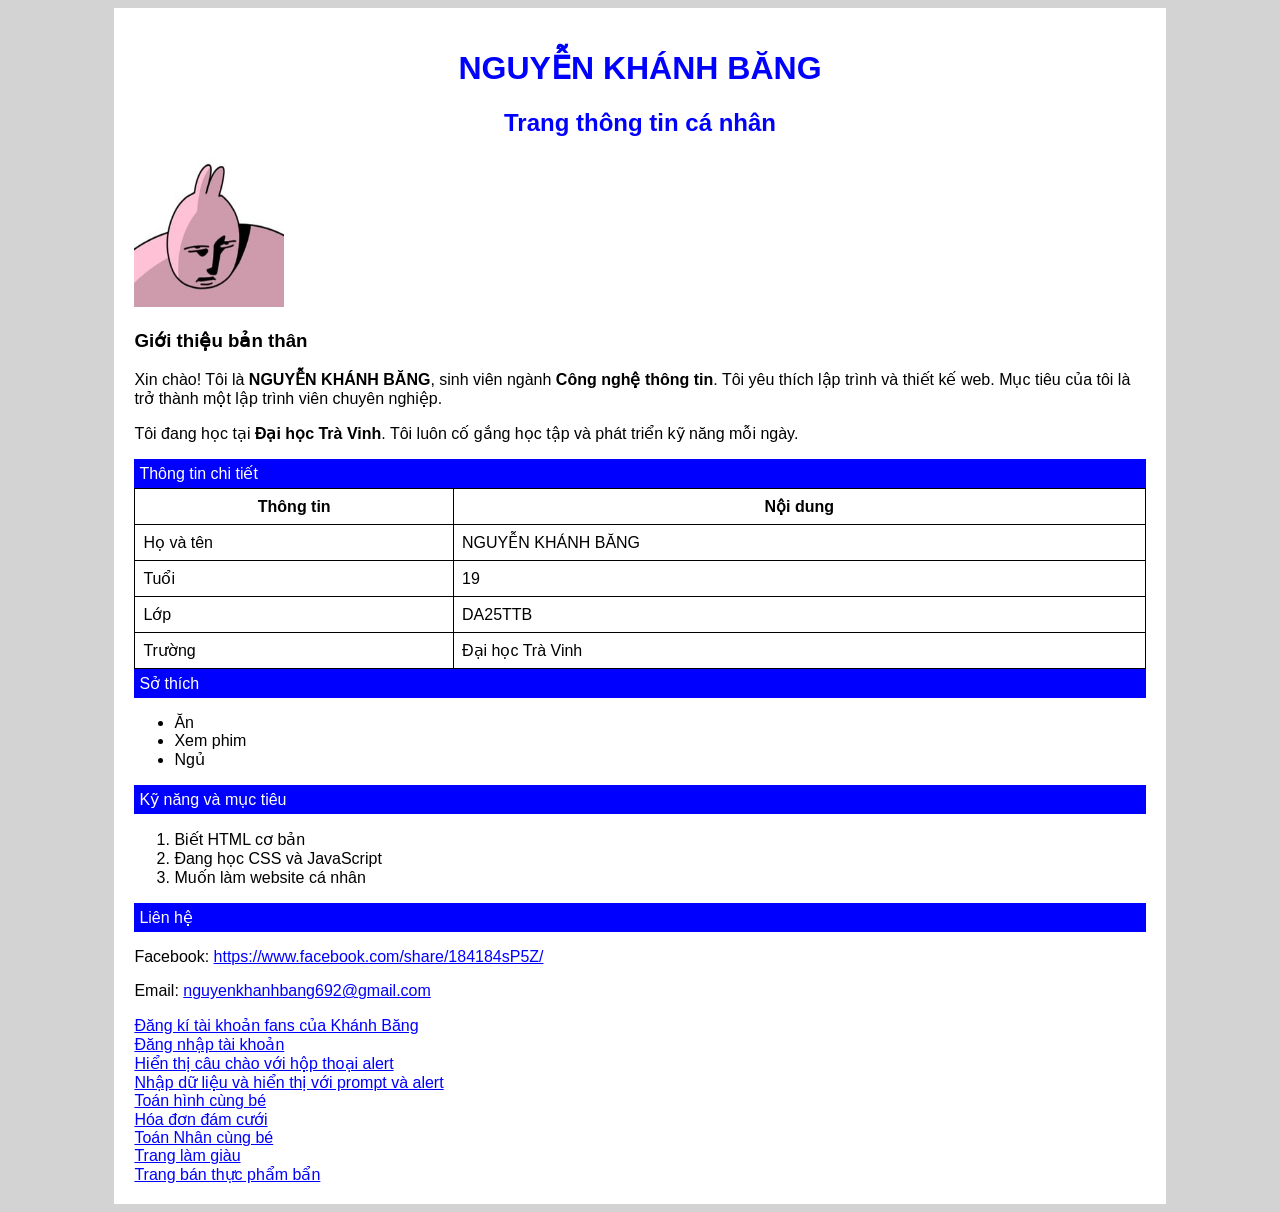
<file: index.html>
<!DOCTYPE html>
<html lang="vi">
<head>
    <meta charset="UTF-8">
    <meta name="viewport" content="width=device-width, initial-scale=1.0">
    <title>Trang thông tin cá nhân</title>

    <link rel="stylesheet" href="css/trangtt.css">
</head>

<body>

    <div class="container">

        <h1>NGUYỄN KHÁNH BĂNG</h1>

        <h2>Trang thông tin cá nhân</h2>

        <div class="intro-box">

            <img class="images" src="assets/images/tho01..jpg" alt="avt">

            <div class="intro-content">

                <h3>Giới thiệu bản thân</h3>

                <p>
                    Xin chào! Tôi là <b>NGUYỄN KHÁNH BĂNG</b>, sinh viên ngành
                    <b>Công nghệ thông tin</b>. Tôi yêu thích lập trình và thiết kế web.
                    Mục tiêu của tôi là trở thành một lập trình viên chuyên nghiệp.
                </p>

                <p>
                    Tôi đang học tại <b>Đại học Trà Vinh</b>. Tôi luôn cố gắng học tập
                    và phát triển kỹ năng mỗi ngày.
                </p>

            </div>
        </div>

        <div class="section-title">Thông tin chi tiết</div>

        <table>
            <tr>
                <th>Thông tin</th>
                <th>Nội dung</th>
            </tr>

            <tr>
                <td>Họ và tên</td>
                <td>NGUYỄN KHÁNH BĂNG</td>
            </tr>

            <tr>
                <td>Tuổi</td>
                <td>19</td>
            </tr>

            <tr>
                <td>Lớp</td>
                <td>DA25TTB</td>
            </tr>

            <tr>
                <td>Trường</td>
                <td>Đại học Trà Vinh</td>
            </tr>
        </table>

        <div class="section-title">Sở thích</div>

        <ul>
            <li>Ăn </li>
            <li>Xem phim</li>
            <li>Ngủ</li>
        </ul>

        <div class="section-title">Kỹ năng và mục tiêu</div>

        <ol>
            <li>Biết HTML cơ bản</li>
            <li>Đang học CSS và JavaScript</li>
            <li>Muốn làm website cá nhân</li>
        </ol> <div class="section-title">Liên hệ</div>

        <p>
            Facebook:
            <a href="#">https://www.facebook.com/share/184184sP5Z/</a>
        </p>

        <p>
            Email:
            <a href="mailto:nguyenkhanhbang692@gmail.com">nguyenkhanhbang692@gmail.com</a>
        </p>
        
        <div>
            <a href="html/page1.html">Đăng kí tài khoản fans của Khánh Băng </a><br>
            <a href="html/page2.html">Đăng nhập tài khoản </a><br>
            <a href="html/page3.html">Hiển thị câu chào với hộp thoại alert </a><br>
            <a href="html/page4.html"> Nhập dữ liệu và hiển thị với prompt và alert </a><br>
            <a href="html/page5.html"> Toán hình cùng bé </a><br>
            <a href="html/page6.html"> Hóa đơn đám cưới </a><br>
            <a href="html/page7.html"> Toán Nhân cùng bé </a><br>
            <a href="html/page8.html"> Trang làm giàu </a><br>
            <a href="html/page9.html"> Trang bán thực phẩm bẩn </a>
        </div>
        
    </div> </body>
</html>
</file>
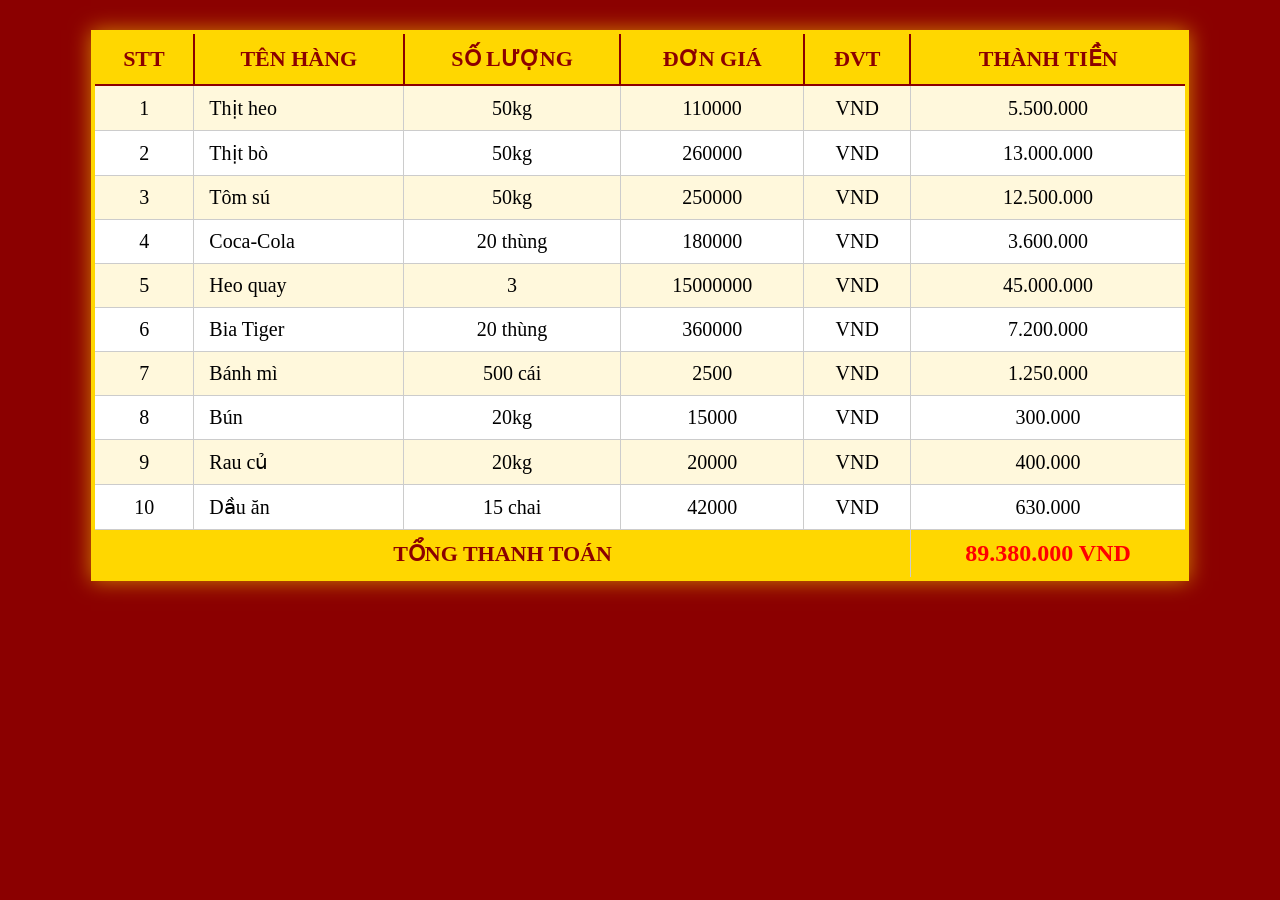
<file: html/page6.html>
<!DOCTYPE html>
<html lang="vi">
<head>
    <meta charset="UTF-8">
    <meta name="viewport" content="width=device-width, initial-scale=1.0">
    <title>Hóa đơn đám cưới</title>

    <!-- Liên kết CSS -->
    <link rel="stylesheet" href="../css/style06.css">
</head>

<body>

    <table>
        <tr>
            <th>STT</th>
            <th>TÊN HÀNG</th>
            <th>SỐ LƯỢNG</th>
            <th>ĐƠN GIÁ</th>
            <th>ĐVT</th>
            <th>THÀNH TIỀN</th>
        </tr>

        <tr>
            <td>1</td>
            <td class="tenhang">Thịt heo</td>
            <td class="soluong">50kg</td>
            <td class="dongia">110000</td>
            <td>VND</td>
            <td class="thanhtien"></td>
        </tr>

        <tr>
            <td>2</td>
            <td class="tenhang">Thịt bò</td>
            <td class="soluong">50kg</td>
            <td class="dongia">260000</td>
            <td>VND</td>
            <td class="thanhtien"></td>
        </tr>

        <tr>
            <td>3</td>
            <td class="tenhang">Tôm sú</td>
            <td class="soluong">50kg</td>
            <td class="dongia">250000</td>
            <td>VND</td>
            <td class="thanhtien"></td>
        </tr>

        <tr>
            <td>4</td>
            <td class="tenhang">Coca-Cola</td>
            <td class="soluong">20 thùng</td>
            <td class="dongia">180000</td>
            <td>VND</td>
            <td class="thanhtien"></td>
        </tr>

        <tr>
            <td>5</td>
            <td class="tenhang">Heo quay</td>
            <td class="soluong">3</td>
            <td class="dongia">15000000</td>
            <td>VND</td>
            <td class="thanhtien"></td>
        </tr>

        <tr>
            <td>6</td>
            <td class="tenhang">Bia Tiger</td>
            <td class="soluong">20 thùng</td>
            <td class="dongia">360000</td>
            <td>VND</td>
            <td class="thanhtien"></td>
        </tr>

        <tr>
            <td>7</td>
            <td class="tenhang">Bánh mì</td>
            <td class="soluong">500 cái</td>
            <td class="dongia">2500</td>
            <td>VND</td>
            <td class="thanhtien"></td>
        </tr>

        <tr>
            <td>8</td>
            <td class="tenhang">Bún</td>
            <td class="soluong">20kg</td>
            <td class="dongia">15000</td>
            <td>VND</td>
            <td class="thanhtien"></td>
        </tr>

        <tr>
            <td>9</td>
            <td class="tenhang">Rau củ</td>
            <td class="soluong">20kg</td>
            <td class="dongia">20000</td>
            <td>VND</td>
            <td class="thanhtien"></td>
        </tr>

        <tr>
            <td>10</td>
            <td class="tenhang">Dầu ăn</td>
            <td class="soluong">15 chai</td>
            <td class="dongia">42000</td>
            <td>VND</td>
            <td class="thanhtien"></td>
        </tr>

        <tr>
            <td colspan="5">TỔNG THANH TOÁN</td>
            <td id="tongthanhtoan"></td>
        </tr>
    </table>

    <script>
        const sl = document.getElementsByClassName("soluong");
        const dg = document.getElementsByClassName("dongia");
        const tt = document.getElementsByClassName("thanhtien");

        let tongthanhtoan = 0;

        for (let i = 0; i < sl.length; i++) {

            let soluong = parseInt(sl[i].innerText);
            let dongia = parseInt(dg[i].innerText);

            let thanhtien = soluong * dongia;

            tt[i].innerText = thanhtien.toLocaleString("vi-VN");

            tongthanhtoan += thanhtien;
        }

        document.getElementById("tongthanhtoan").innerText =
            tongthanhtoan.toLocaleString("vi-VN") + " VND";
    </script>

</body>
</html>
</file>
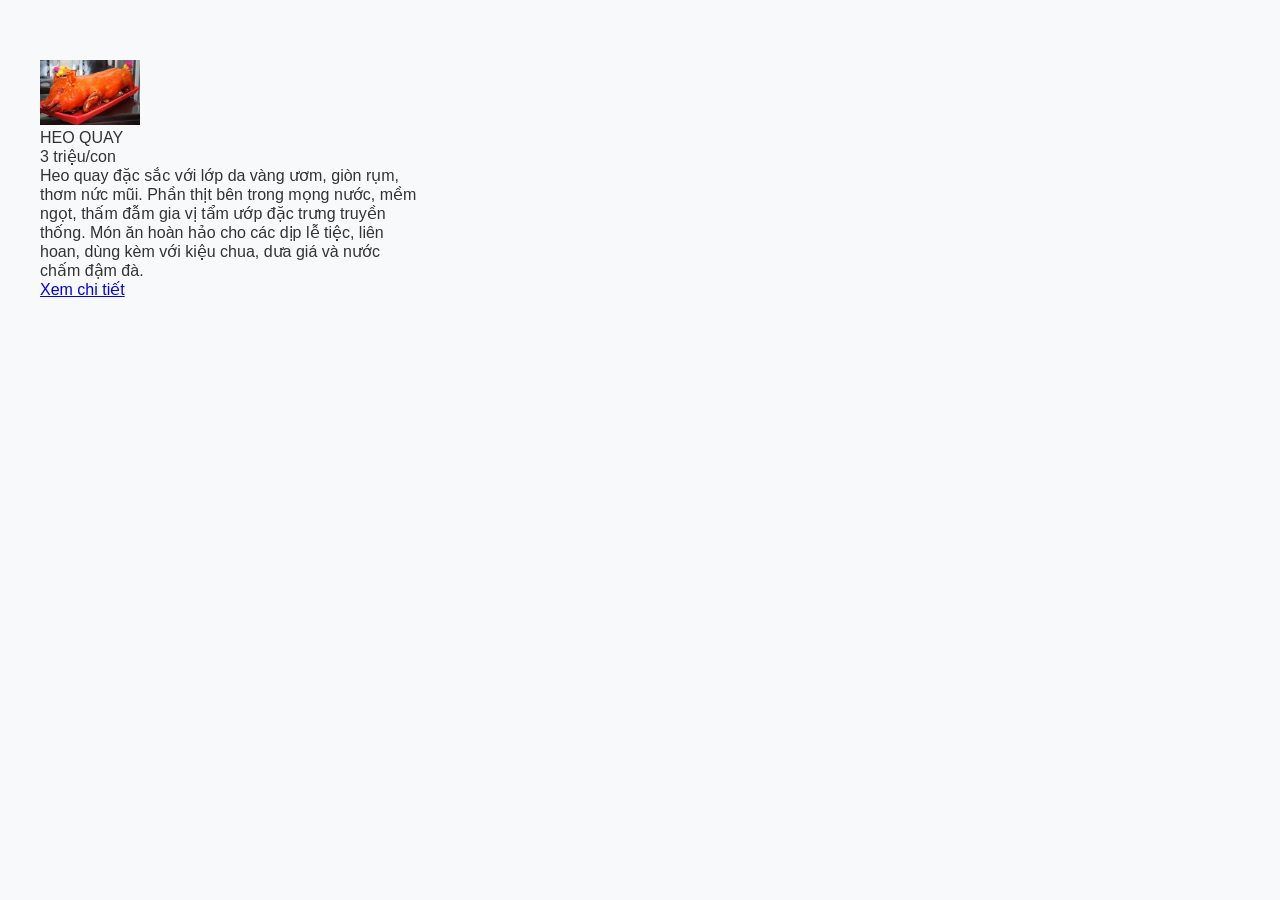
<file: html/page8.html>
<!DOCTYPE html>
<html lang="vi">
<head>
    <title>Trang bán hàng</title>
    <meta charset="utf-8">
    <link href="../css/style08.css" rel="stylesheet">
    <script src="../js/lib.js"></script>
</head>
<body>
    <div class="container">
        <div id="container-product-list"></div>                     
    </div> 

    <script>
        window.onload = function() {
            addItem(
                "HEO QUAY",
                "3 triệu/con",
                "Heo quay đặc sắc với lớp da vàng ươm, giòn rụm, thơm nức mũi. Phần thịt bên trong mọng nước, mềm ngọt, thấm đẫm gia vị tẩm ướp đặc trưng truyền thống. Món ăn hoàn hảo cho các dịp lễ tiệc, liên hoan, dùng kèm với kiệu chua, dưa giá và nước chấm đậm đà.",
                "#",
                "../assets/images/heoquay.jpg"
            );
        };
    </script>          
</body>
</html>
</file>
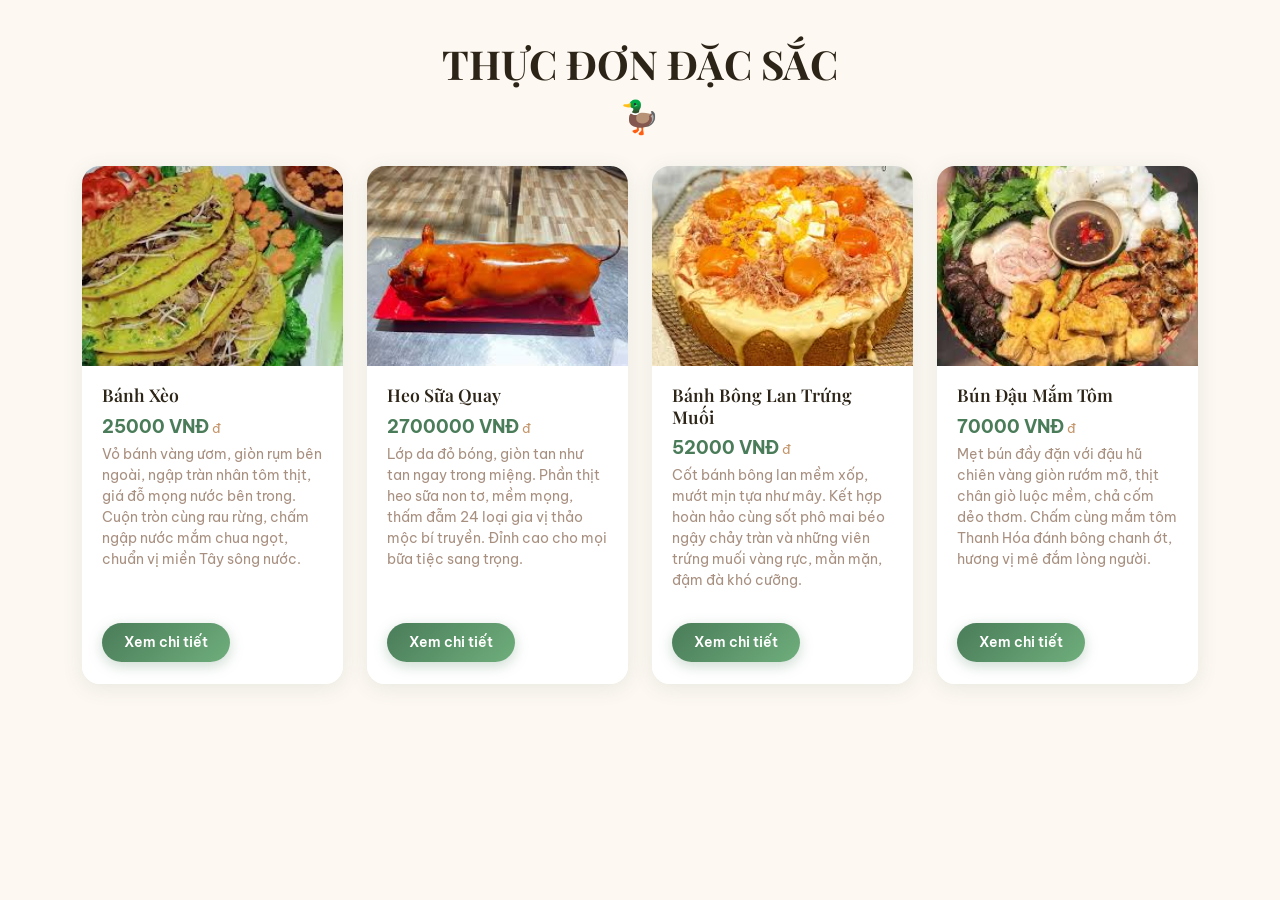
<file: html/page9.html>
<!DOCTYPE html>
<html lang="vi">
<head>
    <title>Thiết kế trang sản phẩm</title>
    <meta charset="utf-8">
    <script src="../js/lib.js"></script>
       
    <link href="https://cdn.jsdelivr.net/npm/bootstrap@5.3.3/dist/css/bootstrap.min.css" rel="stylesheet">
    <script src="https://cdn.jsdelivr.net/npm/bootstrap@5.3.3/dist/js/bootstrap.bundle.min.js"></script>

    <style>
        @import url('https://fonts.googleapis.com/css2?family=Playfair+Display:wght@500;700&family=Be+Vietnam+Pro:wght@300;400;500;600&display=swap');

        :root {
          --matcha:       #4A7C59;
          --matcha-light: #6FAE7C;
          --cacao:        #8B5E3C;
          --cacao-light:  #C4956A;
          --cream:        #FDF8F2;
          --text-dark:    #2C2417;
          --text-light:   #A89080;
          --shadow-soft:  0 4px 20px rgba(74,124,89,0.12);
          --shadow-hover: 0 14px 40px rgba(74,124,89,0.22);
        }

        /* --- Nền trang --- */
        body {
          font-family: 'Be Vietnam Pro', sans-serif;
          background-color: var(--cream);
          color: var(--text-dark);
        }

        .container {
          padding-top: 40px;
          padding-bottom: 60px;
        }

        /* --- Tiêu đề trang trí --- */
        .container h1 {
          font-family: 'Playfair Display', serif;
          font-size: 2.5rem;
          font-weight: 700;
          color: var(--text-dark);
          text-align: center;
          margin-bottom: 32px;
          position: relative;
        }

        /* Gạch dưới trang trí hình chú vịt */
        .container h1::after {
          content: '🦆';
          display: block;
          font-size: 2rem;
          margin-top: 8px;
        }

        /* --- Grid row --- */
        #product-list {
          row-gap: 28px !important;
        }

        /* --- Hiệu ứng xuất hiện trễ từng cột (Staggered Animation) --- */
        #product-list .col {
          opacity: 0; /* Giữ ẩn lúc đầu để mượt mà */
          animation: fadeUp 0.45s ease both;
        }

        #product-list .col:nth-child(1) { animation-delay: 0.05s; }
        #product-list .col:nth-child(2) { animation-delay: 0.10s; }
        #product-list .col:nth-child(3) { animation-delay: 0.15s; }
        #product-list .col:nth-child(4) { animation-delay: 0.20s; }
        #product-list .col:nth-child(5) { animation-delay: 0.25s; }
        #product-list .col:nth-child(6) { animation-delay: 0.30s; }
        #product-list .col:nth-child(7) { animation-delay: 0.35s; }

        /* --- Card chính --- */
        .product-item {
          border: none !important;
          border-radius: 18px !important;
          overflow: hidden;
          box-shadow: var(--shadow-soft);
          transition: transform 0.35s ease, box-shadow 0.35s ease;
          height: 100%;
        }

        .product-item:hover {
          transform: translateY(-8px);
          box-shadow: var(--shadow-hover);
        }

        /* --- Ảnh sản phẩm --- */
        .product-image {
          overflow: hidden;
        }

        .product-item .card-img-top {
          width: 100%;
          height: 200px;
          object-fit: cover;
          transition: transform 0.5s ease;
          display: block;
        }

        .product-item:hover .card-img-top {
          transform: scale(1.07);
        }

        /* --- Card body --- */
        .product-info {
          background: #ffffff !important;
          padding: 18px 20px 22px !important;
          display: flex;
          flex-direction: column;
          gap: 6px;
        }

        /* --- Tên sản phẩm (h4.card-title) --- */
        .product-info .card-title {
          font-family: 'Playfair Display', serif;
          font-size: 1.1rem;
          font-weight: 600;
          color: var(--text-dark);
          margin-bottom: 4px;
        }

        /* --- Giá (h5.card-text) --- */
        .product-info h5.card-text {
          font-size: 1.15rem;
          font-weight: 700;
          color: var(--matcha);
          margin: 0;
        }

        .product-info h5.card-text::after {
          content: ' đ';
          font-size: 0.8rem;
          font-weight: 400;
          color: var(--cacao-light);
        }

        /* --- Mô tả (p.card-text) --- */
        .product-info p.card-text {
          font-size: 0.85rem;
          color: var(--text-light);
          line-height: 1.55;
          flex: 1;
        }

        /* --- Nút "Xem chi tiết" --- */
        .product-info .btn-info {
          background: linear-gradient(135deg, var(--matcha), var(--matcha-light)) !important;
          color: #fff !important;
          border: none !important;
          border-radius: 50px !important;
          padding: 9px 22px !important;
          font-size: 0.875rem;
          font-weight: 600;
          box-shadow: 0 4px 14px rgba(74,124,89,0.28);
          transition: background 0.3s ease, transform 0.2s ease;
          align-self: flex-start;
          margin-top: 10px;
          text-decoration: none;
        }

        .product-info .btn-info:hover {
          background: linear-gradient(135deg, var(--cacao), var(--cacao-light)) !important;
          transform: translateY(-2px);
          color: #fff !important;
        }

        /* --- Định nghĩa Animation --- */
        @keyframes fadeUp {
          from { 
            opacity: 0; 
            transform: translateY(25px); 
          }
          to { 
            opacity: 1; 
            transform: translateY(0); 
          }
        }
    </style>
</head>
<body>
    <div class="container">
        <h1>THỰC ĐƠN ĐẶC SẮC</h1> 

        <div class="row row-cols-1 row-cols-sm-2 row-cols-md-4 g-4" id="product-list">
            </div>
    </div> 

    <script>
        loadAllProduct();
    </script>  
</body>
</html>
</file>
<file: css/trangtt.css>
body {
    font-family: Arial, sans-serif;
    background-color: lightgray;
}

.container {
    width: 80%;
    margin: auto;
    background-color: white;
    padding: 20px;
}

h1, h2 {
    text-align: center;
    color: blue;
}

.images {
    width: 150px;
    height: 150px;
}

.section-title {
    background-color: blue;
    color: white;
    padding: 5px;
}

table {
    width: 100%;
    border-collapse: collapse;
}

table, th, td {
    border: 1px solid black;
}

th, td {
    padding: 8px;
}

a {
    color: blue;
}

a:hover {
    color: red;
}
</file>
<file: css/style06.css>
/* Nền trang */
body{
    background: #8B0000;
    font-family: "Times New Roman", serif;
    margin: 0;
    padding: 30px;
}

/* Bảng hóa đơn */
table{
    width: 90%;
    margin: auto;
    border-collapse: collapse;
    background: #ffffff;
    box-shadow: 0 0 20px rgba(255,215,0,0.6);
    border: 4px solid gold;
}

/* Tiêu đề cột */
th{
    background: gold;
    color: #8B0000;
    font-size: 22px;
    padding: 12px;
    border: 2px solid #8B0000;
}

/* Dữ liệu */
td{
    padding: 10px;
    font-size: 20px;
    border: 1px solid #ccc;
    text-align: center;
}

/* Hàng xen kẽ */
tr:nth-child(even){
    background: #fff8dc;
}

/* Hover */
tr:hover{
    background: #ffe4b5;
}

/* Tên hàng căn trái */
.tenhang{
    text-align: left;
    padding-left: 15px;
}

/* Dòng tổng thanh toán */
#tongthanhtoan{
    font-weight: bold;
    color: red;
    font-size: 24px;
}

/* Hàng cuối */
tr:last-child td{
    background: gold;
    color: #8B0000;
    font-weight: bold;
    font-size: 22px;
}
</file>
<file: css/style08.css>
/* ==========================================================================
   1. RESET CSS & ĐỊNH DẠNG CHUNG
   ========================================================================== */
* {
    margin: 0;
    padding: 0;
    box-sizing: border-box;
    font-family: 'Segoe UI', Tahoma, Geneva, Verdana, sans-serif;
}

body {
    background-color: #f8f9fa; /* Nền xám nhạt sang trọng */
    color: #333;
    padding: 40px 20px;
}

/* Khung chứa chính */
.container {
    max-width: 1200px;
    margin: 0 auto;
}

/* ==========================================================================
   2. BỐ CỤC DANH SÁCH SẢN PHẨM (GRID LAYOUT)
   ========================================================================== */
#container-product-list {
    display: grid;
    /* Tự động chia cột linh hoạt: tối thiểu 280px/cột, tự co giãn theo màn hình */
    grid-template-columns: repeat(auto-fill, minmax(280px, 1fr));
    gap: 30px;
    padding: 20px 0;
}

/* ==========================================================================
   3. CHI TIẾT THẺ SẢN PHẨM (Đổi class tương ứng với cấu trúc trong lib.js)
   ========================================================================== */
/* Lưu ý: Các class bên dưới giả định cấu trúc HTML sinh ra từ hàm addItem() 
   Nếu file lib.js dùng tên class khác, bạn hãy đổi lại tên class cho khớp nhé */

.product-item, .card { 
    background-color: #fff;
    border-radius: 12px;
    overflow: hidden;
    box-shadow: 0 5px 15px rgba(0, 0, 0, 0.05);
    transition: all 0.3s ease;
    display: flex;
    flex-direction: column;
    border: 1px solid #eef2f3;
}

/* Hiệu ứng nổi lên khi di chuột vào sản phẩm */
.product-item:hover, .card:hover {
    transform: translateY(-8px);
    box-shadow: 0 12px 24px rgba(0, 0, 0, 0.15);
}

/* --- GIẢI PHÁP LÀM ẢNH ĐỀU NHAU --- */
.product-item img, .card img {
    width: 100%;
    height: 220px;        /* Chiều cao cố định cho mọi tấm ảnh */
    object-fit: cover;    /* Cắt ảnh thông minh, không lo ảnh gốc bị méo hay lệch tỉ lệ */
    object-position: center;
    border-bottom: 1px solid #f1f1f1;
}

/* Phần thông tin chữ bên dưới ảnh */
.product-info, .card-body {
    padding: 20px;
    display: flex;
    flex-direction: column;
    flex-grow: 1; /* Đẩy các nút bấm luôn thẳng hàng ở đáy */
}

/* Tên sản phẩm (HEO QUAY) */
.product-title, .card-title {
    font-size: 1.25rem;
    font-weight: 700;
    color: #2c3e50;
    margin-bottom: 8px;
    text-transform: uppercase; /* Chữ viết hoa mạnh mẽ */
    letter-spacing: 0.5px;
}

/* Giá cả */
.product-price, .card-price {
    font-size: 1.2rem;
    color: #d35400; /* Màu cam cháy bắt mắt hợp với đồ ăn */
    font-weight: bold;
    margin-bottom: 12px;
}

/* Mô tả sản phẩm */
.product-desc, .card-text {
    font-size: 0.9rem;
    color: #7f8c8d;
    line-height: 1.5;
    margin-bottom: 20px;
    
    /* Giới hạn nội dung mô tả trong 3 dòng, text dài quá sẽ tự động tạo dấu ... */
    display: -webkit-box;
    -webkit-line-clamp: 3;
    -webkit-box-orient: vertical;
    overflow: hidden;
}

/* Nút đặt mua / Xem chi tiết */
.product-btn, .btn-buy {
    margin-top: auto; /* Luôn bám sát đáy thẻ */
    background: linear-gradient(135deg, #e67e22, #d35400);
    color: #fff;
    text-align: center;
    padding: 12px;
    text-decoration: none;
    border-radius: 8px;
    font-weight: 600;
    font-size: 0.95rem;
    transition: background 0.2s ease;
}

.product-btn:hover, .btn-buy:hover {
    background: linear-gradient(135deg, #d35400, #b33939);
    color: #fff;
}
</file>
